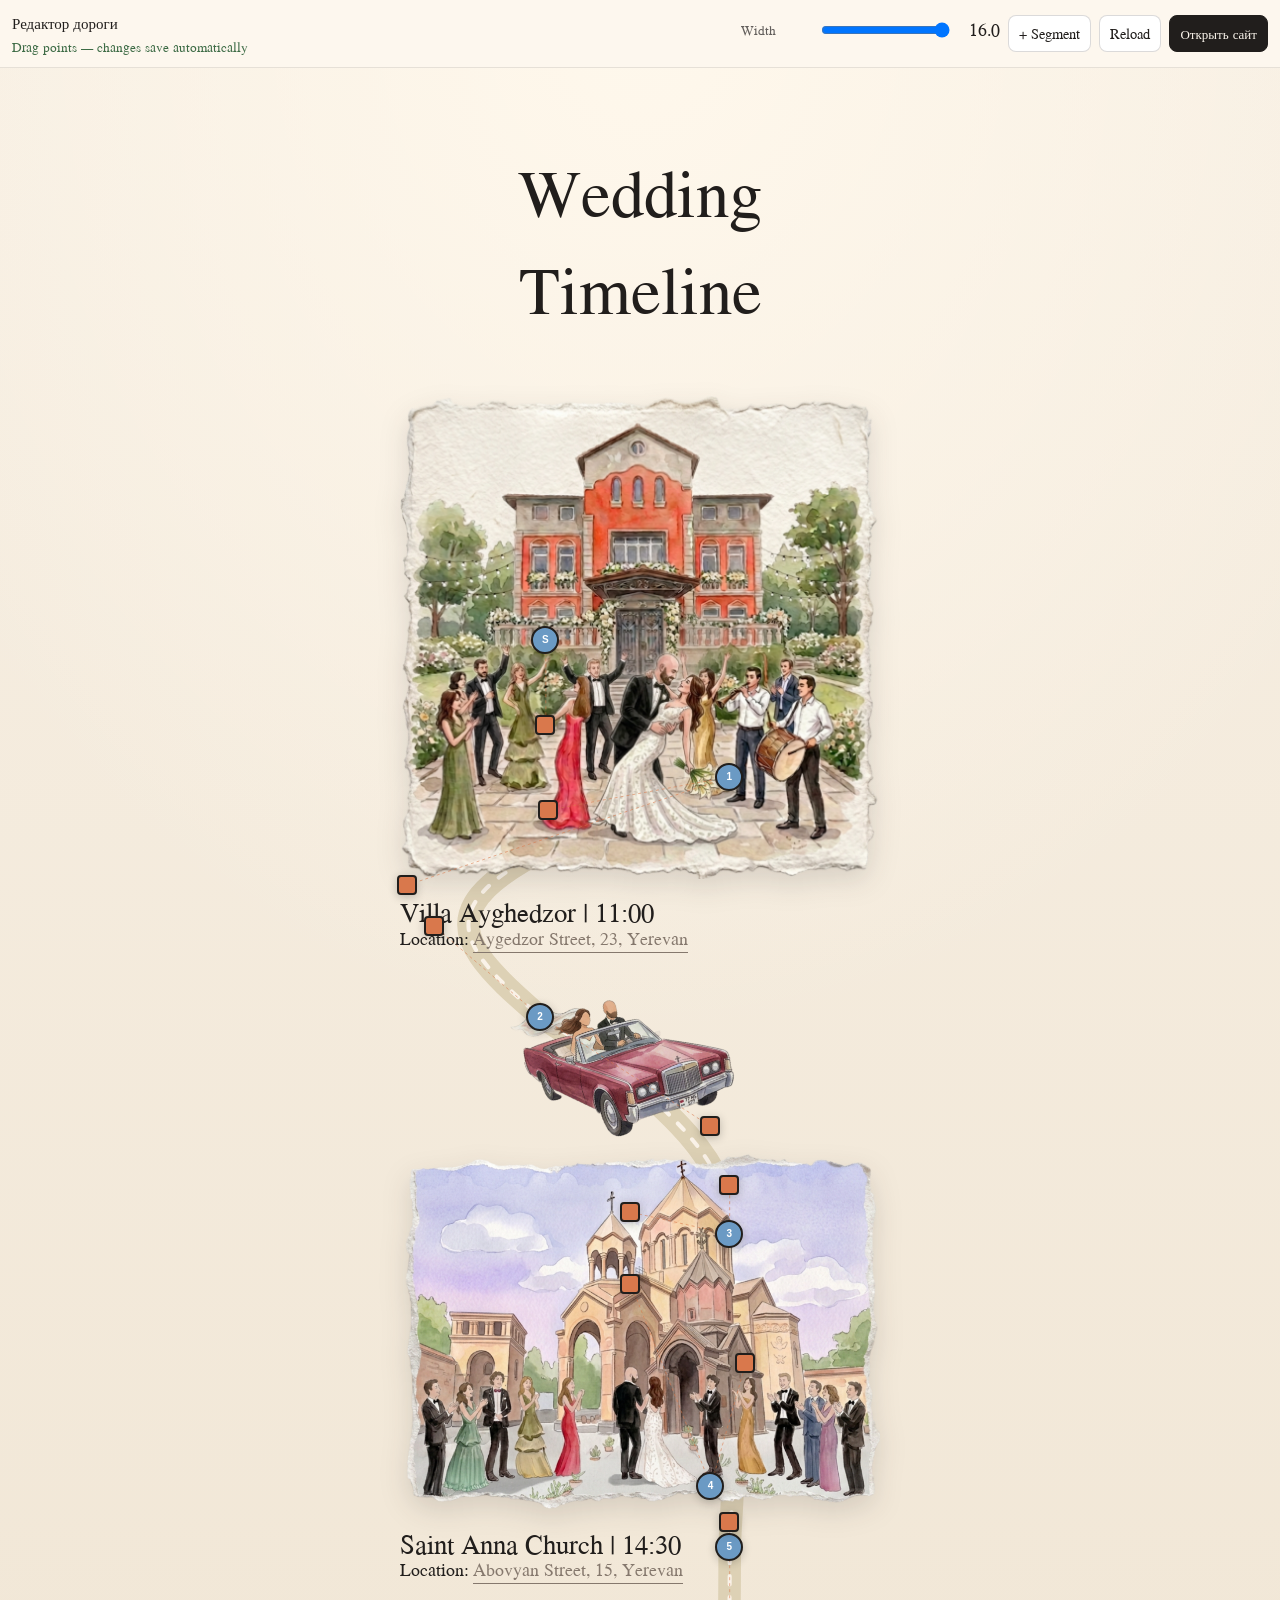
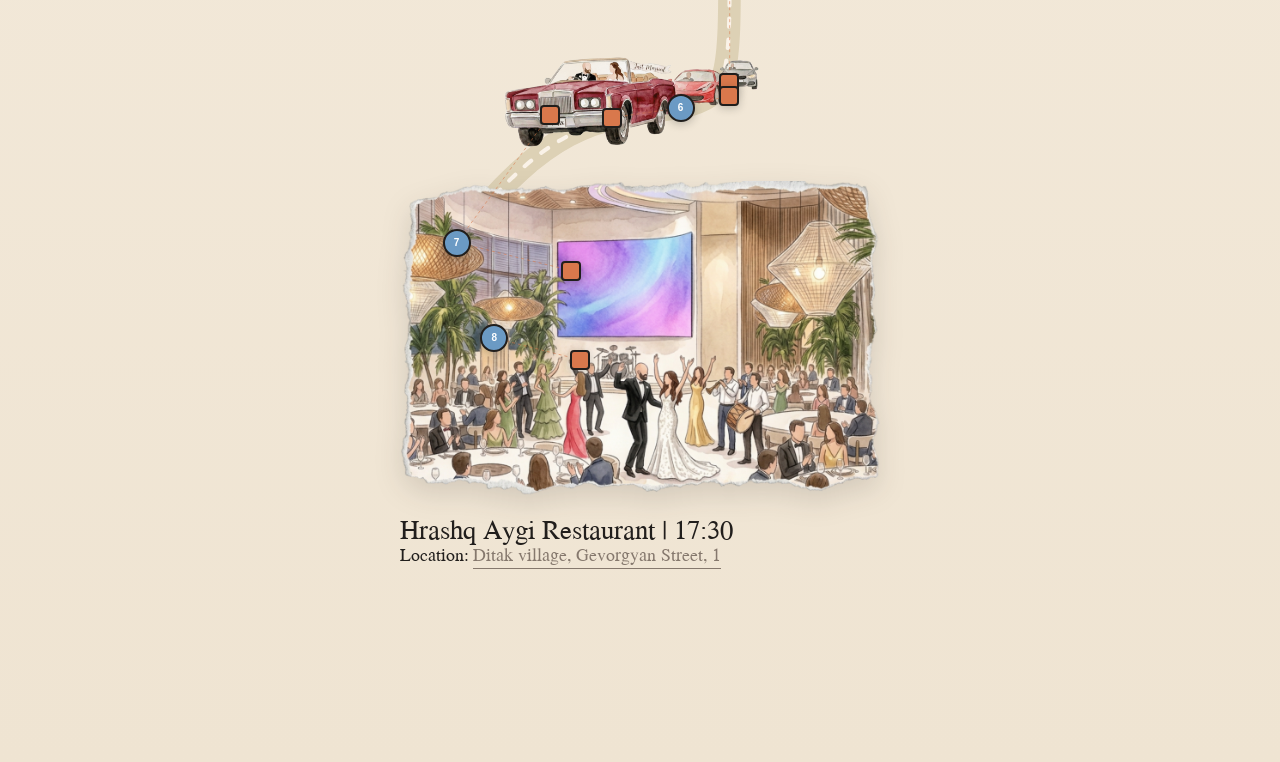
<file: road-editor.html>
<!DOCTYPE html>
<html lang="ru" class="way-edit road-editor">
  <head>
    <meta charset="UTF-8" />
    <meta
      name="viewport"
      content="width=device-width, initial-scale=1.0, viewport-fit=cover, maximum-scale=1"
    />
    <meta name="theme-color" content="#f6efe2" />
    <title>Road editor — Wedding timeline</title>
    <script>
      (function () {
        try {
          if (new URLSearchParams(location.search).has("no-villa")) {
            document.documentElement.classList.add("no-villa");
            document.title = "Road editor (no-villa)";
          }
        } catch (e) {}
      })();
    </script>
    <link rel="preconnect" href="https://fonts.googleapis.com" />
    <link rel="preconnect" href="https://fonts.gstatic.com" crossorigin />
    <link
      href="https://fonts.googleapis.com/css2?family=Birthstone+Bounce:wght@400;500&family=Jomolhari&family=Ponomar&display=swap"
      rel="stylesheet"
    />
    <link rel="stylesheet" href="styles.css?v=20260808m" />
  </head>
  <body class="road-editor-body">
    <header class="road-editor-bar">
      <div class="road-editor-bar__copy">
        <strong data-road-editor-title>Редактор дороги</strong>
        <span data-road-status data-state="ok">Loading…</span>
      </div>
      <div class="road-editor-bar__tools">
        <label class="way-edit-field road-editor-width">
          <span>Width</span>
          <input data-edit="width" type="range" min="3" max="16" step="0.5" />
          <output data-edit="width-out">7.5</output>
        </label>
        <button type="button" data-edit="add">+ Segment</button>
        <button type="button" data-edit="reload">Reload</button>
        <a class="road-editor-bar__link" data-road-preview href="./">Открыть сайт</a>
      </div>
    </header>

    <main class="road-editor-main">
      <section class="way" aria-label="Wedding day itinerary">
        <h2 class="way__title">Wedding Timeline</h2>
        <div class="way__stage">
          <svg
            class="way__mobile-road way__mobile-road--full"
            viewBox="-80 0 260 1000"
            preserveAspectRatio="none"
            overflow="visible"
            xmlns="http://www.w3.org/2000/svg"
            aria-hidden="true"
          >
            <path class="way__mobile-road-bed" d="M 50 20 C 50 80, 52 140, 50 190" />
            <path class="way__mobile-road-dash" d="M 50 20 C 50 80, 52 140, 50 190" />
          </svg>

          <div class="way__decor" aria-hidden="true"></div>

          <article class="way__card way__card--villa">
            <div class="way__card-art">
              <img
                src="assets/way-villa.png"
                alt="Villa Ayghedzor"
                loading="eager"
                decoding="async"
              />
            </div>
            <div class="way__card-copy">
              <h2>Villa Ayghedzor | 11:00</h2>
              <p><span>Location:</span><a href="#">Aygedzor Street, 23, Yerevan</a></p>
            </div>
          </article>

          <div class="way__mobile-leg way__mobile-leg--church" aria-hidden="true">
            <div class="way__mobile-car way__mobile-car--solo">
              <img src="assets/way-car.png" alt="" loading="eager" decoding="async" />
            </div>
          </div>

          <article class="way__card way__card--church">
            <div class="way__card-art">
              <img
                src="assets/way-church.png"
                alt="Saint Anna Church"
                loading="eager"
                decoding="async"
              />
            </div>
            <div class="way__card-copy">
              <h2>Saint Anna Church | 14:30</h2>
              <p><span>Location:</span><a href="#">Abovyan Street, 15, Yerevan</a></p>
            </div>
          </article>

          <div class="way__mobile-leg way__mobile-leg--restaurant" aria-hidden="true">
            <div class="way__mobile-car way__mobile-car--convoy">
              <img src="assets/way-convoy.png" alt="" loading="eager" decoding="async" />
            </div>
          </div>

          <article class="way__card way__card--restaurant">
            <div class="way__card-art">
              <img
                src="assets/way-restaurant.png"
                alt="Hrashq Aygi Restaurant"
                loading="eager"
                decoding="async"
              />
            </div>
            <div class="way__card-copy">
              <h2>Hrashq Aygi Restaurant | 17:30</h2>
              <p>
                <span>Location:</span
                ><a href="#">Ditak village, Gevorgyan Street, 1</a>
              </p>
            </div>
          </article>
        </div>
      </section>
    </main>

    <script src="way-mobile.js?v=20260808p"></script>
    <script src="road-editor.js?v=20260808q"></script>
  </body>
</html>
</file>
<file: styles.css>
:root {
  --color-bg: #fdf7ee;
  --color-ink: #211e1c;
  --color-ink-strong: #000000;
  --color-rule: #5d886d;
  --color-link: #85786d;
  --font-serif: "Ponomar", "Times New Roman", serif;
  --font-script: "Birthstone Bounce", cursive;
  --font-display: "Jomolhari", "Times New Roman", serif;
  --font-annabelle: "Annabelle Cyr", "Birthstone Bounce", cursive;
  --page-max: 1440px;
  /* Locked on phones so Safari chrome show/hide does not resize sections. */
  --app-height: 100svh;
}

@font-face {
  font-family: "Annabelle Cyr";
  src: url("assets/fonts/AnnabelleCyr.ttf") format("truetype");
  font-weight: 400;
  font-style: normal;
  font-display: swap;
}

@font-face {
  font-family: "Mshtakan";
  src: url("assets/fonts/Mshtakan.ttf") format("truetype");
  font-weight: 400;
  font-style: normal;
  font-display: swap;
}

@font-face {
  font-family: "Mshtakan";
  src: url("assets/fonts/MshtakanOblique.ttf") format("truetype");
  font-weight: 400;
  font-style: italic;
  font-display: swap;
}

@font-face {
  font-family: "Mshtakan";
  src: url("assets/fonts/MshtakanBold.ttf") format("truetype");
  font-weight: 700;
  font-style: normal;
  font-display: swap;
}

@font-face {
  font-family: "Mshtakan";
  src: url("assets/fonts/MshtakanBoldOblique.ttf") format("truetype");
  font-weight: 700;
  font-style: italic;
  font-display: swap;
}

*,
*::before,
*::after {
  box-sizing: border-box;
  margin: 0;
  padding: 0;
}

html {
  -webkit-font-smoothing: antialiased;
  -moz-osx-font-smoothing: grayscale;
  -webkit-text-size-adjust: 100%;
  text-size-adjust: 100%;
}

/*
 * Safari 26+ ignores theme-color. It tints the bottom toolbar from:
 *   1) a fixed/sticky edge strip (≥3px tall, ≥80% wide, within ~3px of bottom)
 *   2) else body background → that's why you saw solid #fdf7ee
 *
 * For a translucent bar: keep this strip WITHOUT background-color
 * (do not set transparent — Safari then falls back to body and paints the fill).
 */
.safari-transparent-nav {
  position: fixed;
  bottom: 0;
  left: 0;
  width: 100%;
  height: 3px;
  z-index: 9999;
  pointer-events: none;
}

html,
body {
  background: var(--color-bg);
}

body {
  font-family: var(--font-display);
  color: var(--color-ink);
  overflow-x: clip;
  overscroll-behavior-y: none;
}

/* Native document scroll on phones — avoids jank from JS translate scroll. */
html.is-native-scroll,
html.is-native-scroll body {
  height: auto;
  min-height: 100%;
  overflow-x: clip;
  overflow-y: auto;
  overscroll-behavior-y: auto;
}

html.is-native-scroll .scroll-root {
  display: none;
  height: 0 !important;
}

html.is-native-scroll .page {
  position: relative;
  inset: auto;
  width: 100%;
  height: auto;
  min-height: 100%;
  overflow: visible;
}

html.is-native-scroll .page__content {
  transform: none !important;
  will-change: auto;
}

html.is-native-scroll .page__bg {
  position: fixed;
  /* Large viewport keeps the fill stable while Safari chrome toggles */
  inset: 0;
  height: 100lvh;
  min-height: 100%;
}

/* Apply before JS runs so phones never start in fixed-scroll mode. */
@media (max-width: 900px), (hover: none) and (pointer: coarse) {
  html,
  body {
    height: auto;
    min-height: 100%;
    /* Avoid overflow-x:hidden — it clips drop-shadows, rotates, and text in Safari/Chrome. */
    overflow-x: clip;
    overflow-y: auto;
    overscroll-behavior-y: auto;
  }

  .scroll-root {
    display: none;
    height: 0 !important;
  }

  .page {
    position: relative;
    inset: auto;
    width: 100%;
    max-width: 100%;
    height: auto;
    min-height: 100%;
    overflow: visible;
  }

  .page__content {
    transform: none !important;
    will-change: auto;
    max-width: 100%;
    overflow: visible;
  }

  .page__bg {
    position: fixed;
    inset: 0;
    height: 100lvh;
    min-height: 100%;
  }
}

.scroll-root {
  position: relative;
  width: 100%;
  pointer-events: none;
}

.page {
  position: fixed;
  inset: 0;
  z-index: 1;
  overflow: hidden;
  width: 100%;
  height: 100%;
}

.page__bg {
  position: absolute;
  inset: 0;
  z-index: 0;
  pointer-events: none;
  overflow: hidden;
}

.page__bg-color {
  position: absolute;
  inset: 0;
  background: var(--color-bg);
}

.page__bg-pattern {
  position: absolute;
  inset: 0;
  opacity: 0.25;
  background-color: transparent;
  background-image: url("assets/bg-floral.png");
  background-position: center top;
  background-size: 100% auto;
  background-repeat: repeat-y;
}

.page__content {
  position: relative;
  z-index: 1;
  width: 100%;
  --scroll-y: 0px;
  transform: translate3d(0, var(--scroll-y), 0);
  will-change: transform;
}

.page__content > .hero,
.page__content > .invite,
.page__content > .way,
.page__content > .styling,
.page__content > .countdown {
  position: relative;
  z-index: 1;
  background: transparent;
  overflow: visible;
}

[data-scroll-item] {
  --parallax-y: 0px;
  transform: translate3d(0, var(--parallax-y), 0);
  will-change: transform;
}

/* Prevent parent parallax var from shifting nested reveals/layout */
[data-scroll-item] * {
  --parallax-y: 0px;
}

/* Sequential reveal — local offset only (no inherited parallax) */
[data-reveal] {
  opacity: 0;
  transform: translate3d(0, 24px, 0);
  transition:
    opacity 1.1s cubic-bezier(0.22, 1, 0.36, 1),
    transform 1.1s cubic-bezier(0.22, 1, 0.36, 1);
  will-change: opacity, transform;
}

[data-reveal].is-revealed {
  opacity: 1;
  transform: translate3d(0, 0, 0);
}

/* Same element also parallax-scrolls */
[data-scroll-item][data-reveal] {
  transform: translate3d(0, calc(var(--parallax-y, 0px) + 24px), 0);
}

[data-scroll-item][data-reveal].is-revealed {
  transform: translate3d(0, var(--parallax-y, 0px), 0);
}

@media (prefers-reduced-motion: reduce) {
  [data-reveal],
  [data-scroll-item][data-reveal] {
    opacity: 1;
    transform: translate3d(0, var(--parallax-y, 0px), 0);
    transition: none;
  }
}

/* —— Hero —— */
.hero {
  position: relative;
  z-index: 1;
  display: flex;
  align-items: center;
  justify-content: center;
  width: 100%;
  max-width: var(--page-max);
  height: 100dvh;
  min-height: 100dvh;
  margin: 0 auto;
  padding: clamp(32px, 6vh, 80px) clamp(20px, 4vw, 48px);
  overflow: visible;
}

.hero__inner {
  display: flex;
  flex-direction: column;
  align-items: center;
  gap: 16px;
  width: 100%;
}

.hero__headline {
  display: flex;
  flex-direction: column;
  align-items: center;
  width: max-content;
  max-width: min(100%, 92vw);
  text-align: center;
}

.blur-text {
  display: block;
  white-space: nowrap;
}

.blur-text.blur-text--wrap {
  white-space: normal;
}

.blur-segment {
  display: inline-block;
  white-space: nowrap;
  will-change: transform, filter, opacity;
}

.hero__eyebrow {
  position: relative;
  z-index: 1;
  width: max-content;
  max-width: 100%;
  margin-bottom: -0.58em;
  font-family: var(--font-serif);
  font-size: clamp(36px, 5.5vw, 64px);
  font-weight: 400;
  line-height: 0.75;
  letter-spacing: 0.01em;
  text-transform: uppercase;
  color: var(--color-ink);
}

.hero__script {
  position: relative;
  z-index: 2;
  width: max-content;
  max-width: 100%;
  padding-inline: 0.18em;
  font-family: var(--font-script);
  font-size: clamp(48px, 7vw, 81px);
  font-weight: 500;
  line-height: 1.15;
  color: var(--color-ink-strong);
  overflow: visible;
}

.hero__photo {
  display: flex;
  align-items: center;
  justify-content: center;
  width: min(100%, 356px);
  overflow: visible;
  /* Transform-only entrance so the polaroid shadow is visible from the first frame */
  animation: hero-fade-up 1s cubic-bezier(0.22, 1, 0.36, 1) 0.15s both;
}

.hero__photo-tilt {
  flex: none;
  transform: rotate(-4.57deg);
  overflow: visible;
  animation: polaroid-settle 1.2s cubic-bezier(0.22, 1, 0.36, 1) 0.35s both;
}

.polaroid {
  position: relative;
  width: clamp(200px, 48vw, 317px);
  aspect-ratio: 317 / 502;
  overflow: hidden;
  border-radius: 15px;
  transform-origin: 50% 55%;
  /* Shadow stays constant; float only moves the card */
  filter: drop-shadow(0 10px 18px rgba(0, 0, 0, 0.16));
  animation: polaroid-float 7.5s ease-in-out 1.5s infinite;
  will-change: transform;
}

.polaroid__frame {
  position: absolute;
  inset: 0;
  width: 100%;
  height: 100%;
  object-fit: fill;
  pointer-events: none;
  user-select: none;
}

.polaroid__image {
  position: absolute;
  top: 8.23%;
  left: 6.72%;
  width: 86.96%;
  height: 73.81%;
  border-radius: 15px;
  object-fit: cover;
  box-shadow: 0 0 14px rgba(0, 0, 0, 0.25);
}

.hero__names {
  width: 100%;
  font-family: var(--font-display);
  font-size: clamp(36px, 5.5vw, 68px);
  font-weight: 400;
  line-height: 1.15;
  text-align: center;
  text-transform: capitalize;
  color: var(--color-ink);
}

/* —— Invite (full viewport like Hero; art scales to fit) —— */
.invite {
  position: relative;
  z-index: 1;
  display: flex;
  flex-direction: column;
  align-items: center;
  justify-content: center;
  gap: clamp(16px, 4.5vh, 52px);
  width: 100%;
  max-width: var(--page-max);
  height: 100dvh;
  min-height: 100dvh;
  margin: 0 auto;
  padding: clamp(24px, 5vh, 64px) clamp(20px, 4vw, 120px);
  overflow: visible;
}

.invite__date-block {
  flex: 0 0 auto;
  display: flex;
  flex-direction: column;
  align-items: center;
  width: min(100%, 500px);
}

.invite__date-group {
  display: flex;
  flex-direction: column;
  align-items: center;
  gap: 4px;
  width: min(100%, 328px);
}

.invite__label {
  position: relative;
  z-index: 2;
  width: 100%;
  font-family: var(--font-display);
  font-size: clamp(20px, 2.4vw, 28px);
  font-weight: 400;
  line-height: 1.2;
  text-align: center;
  text-transform: uppercase;
  color: var(--color-ink);
}

.invite__date {
  position: relative;
  z-index: 1;
  display: flex;
  align-items: center;
  justify-content: center;
  gap: 9px;
  width: 100%;
  font-family: var(--font-display);
  font-size: clamp(36px, 5vw, 58px);
  font-weight: 400;
  line-height: 1.15;
  text-align: center;
  text-transform: uppercase;
  color: var(--color-ink);
}

.invite__date span:first-child,
.invite__date span:nth-child(3) {
  width: clamp(56px, 8vw, 80px);
}

.invite__rule {
  display: block;
  width: 1px;
  height: clamp(36px, 5vw, 54px);
  background: var(--color-rule);
}

.invite__names {
  width: 100%;
  font-family: var(--font-display);
  font-size: clamp(40px, 6vw, 68px);
  font-weight: 400;
  line-height: normal;
  text-align: center;
  text-transform: capitalize;
  color: var(--color-ink);
}

.invite__art {
  position: relative;
  z-index: 1;
  flex: 0 1 auto;
  display: flex;
  align-items: center;
  justify-content: center;
  width: auto;
  max-width: min(100%, 1200px);
  height: auto;
  max-height: min(46dvh, 542px);
  aspect-ratio: 1200 / 542;
  min-height: 0;
}

.invite__art img {
  display: block;
  width: 100%;
  height: 100%;
  max-height: min(46dvh, 542px);
  object-fit: contain;
  user-select: none;
  pointer-events: none;
}

.invite__message {
  position: relative;
  z-index: 2;
  flex: 0 0 auto;
  width: max-content;
  max-width: 100%;
  margin-top: 0;
  padding-inline: 0.2em;
  font-family: var(--font-display);
  /* Scales to keep the full sentence on one line across viewports */
  font-size: clamp(11px, 2.15vw + 0.55rem, 32px);
  font-weight: 400;
  line-height: 1.2;
  text-align: center;
  text-transform: capitalize;
  color: var(--color-ink);
  white-space: nowrap;
  overflow: visible;
}

.invite__message.blur-text {
  display: block;
  flex-wrap: nowrap;
  white-space: nowrap;
  max-width: 100%;
  text-align: center;
}

/* —— Way (Figma 27:264 — 1440×1000) —— */
.way {
  width: 100%;
  max-width: var(--page-max);
  margin: 0 auto;
  padding: 0 clamp(0px, 2vw, 24px) clamp(64px, 10vh, 120px);
}

/* Figma 0:52 — Wedding Timeline, 68px Jomolhari, top ~62 */
.way__title {
  width: 100%;
  margin: 0;
  padding: clamp(40px, 4.3vw, 62px) clamp(16px, 4vw, 40px) clamp(24px, 3vw, 48px);
  color: var(--color-ink);
  font-family: var(--font-display);
  font-size: clamp(36px, 4.7vw, 68px);
  font-weight: 400;
  line-height: normal;
  text-align: center;
  text-transform: capitalize;
}

.way__title.blur-text {
  justify-content: center;
}

.way__stage {
  position: relative;
  width: 100%;
  aspect-ratio: 1440 / 1000;
  min-height: 560px;
}

.way__decor {
  position: absolute;
  inset: 0;
  z-index: 1;
  pointer-events: none;
}

/* Vector 1 — left 269.5 top 207.34 w 1046.48 h 604.70 */
.way__path {
  position: absolute;
  left: 18.715%;
  top: 20.734%;
  width: 72.672%;
  height: 60.47%;
  z-index: 1;
}

.way__path img {
  position: absolute;
  top: -3.74%;
  right: -2.29%;
  bottom: -4.04%;
  left: 0;
  display: block;
  width: 100%;
  height: 100%;
  max-width: none;
  object-fit: fill;
}

.way__car {
  position: absolute;
  pointer-events: none;
}

.way__car img {
  display: block;
  width: 100%;
  height: 100%;
  object-fit: contain;
  user-select: none;
  pointer-events: none;
}

/* Solo car sits on the Villa → Church stroke */
.way__car--solo {
  left: 37%;
  top: 25.5%;
  width: 12.98%;
  height: 16.97%;
  display: flex;
  align-items: center;
  justify-content: center;
  z-index: 2;
}

.way__car--solo img {
  width: 100%;
  height: auto;
  transform: rotate(-27.27deg);
  /* Shadow on the PNG itself — avoids square box shadows on Safari */
  filter: drop-shadow(0 8px 10px rgba(33, 30, 28, 0.22));
  transform-origin: center center;
  animation: way-car-drift-desktop 5.5s ease-in-out infinite;
}

/* Convoy sits on the Church → Restaurant curve */
.way__car--convoy {
  left: 60%;
  top: 59.2%;
  width: 26.042%;
  height: 19%;
  z-index: 2;
  transform-origin: center center;
  animation: way-car-drift-alt-desktop 6.5s ease-in-out infinite;
}

.way__car--convoy img {
  filter: drop-shadow(0 8px 10px rgba(33, 30, 28, 0.22));
}

/* Mobile-only continuous road — hidden on desktop */
.way__mobile-road--full {
  display: none;
}

/* Mobile-only route connectors (drawn path + cars between stops) */
.way__mobile-leg {
  display: none;
}

.way__card {
  position: absolute;
  z-index: 3;
  display: flex;
  flex-direction: column;
  align-items: flex-start;
  background: transparent;
}

.way__card-art {
  position: relative;
  width: 100%;
  flex-shrink: 0;
  overflow: visible;
}

.way__card-art img {
  display: block;
  width: 100%;
  height: 100%;
  object-fit: cover;
  user-select: none;
  pointer-events: none;
  /* Soft PNG-aware shadow (not a box around the element) */
  filter: drop-shadow(0 10px 14px rgba(33, 30, 28, 0.14));
}

.way__card-copy {
  font-family: var(--font-display);
  text-transform: capitalize;
  color: var(--color-ink);
  overflow-wrap: anywhere;
  word-wrap: break-word;
}

.way__card-copy h2 {
  margin: 0;
  font-size: clamp(16px, 1.9vw, 28px);
  font-weight: 400;
  line-height: 1.25;
  max-width: 100%;
}

.way__card-copy p {
  margin: 0;
  font-size: clamp(12px, 1.25vw, 18px);
  line-height: 1.35;
  color: var(--color-ink);
  max-width: 100%;
}

.way__card-copy .blur-text {
  justify-content: flex-start;
  max-width: 100%;
}

.way__card-copy a {
  color: var(--color-link);
  text-decoration: none;
  border-bottom: 1px solid currentColor;
  margin-left: 4px;
  transition: color 0.25s ease, border-bottom-color 0.25s ease;
}

.way__card-copy a:hover {
  color: var(--color-ink);
}

.way__card-copy a.is-link-hint {
  animation: way-link-hint 1.55s ease-in-out 0.12s 1;
}

@keyframes way-link-hint {
  0%,
  100% {
    color: var(--color-link);
    border-bottom-color: var(--color-link);
    opacity: 1;
    filter: brightness(1);
  }
  18% {
    color: var(--color-ink);
    border-bottom-color: var(--color-ink);
    opacity: 1;
    filter: brightness(1.12);
  }
  36% {
    color: var(--color-link);
    border-bottom-color: var(--color-link);
    opacity: 0.72;
    filter: brightness(1);
  }
  54% {
    color: var(--color-ink);
    border-bottom-color: var(--color-ink);
    opacity: 1;
    filter: brightness(1.1);
  }
  72% {
    color: var(--color-link);
    border-bottom-color: var(--color-link);
    opacity: 0.8;
    filter: brightness(1);
  }
}

/* Frame 11 — left 149 top 48 w 323 */
.way__card--villa {
  left: 10.347%;
  top: 4.8%;
  width: 22.431%;
  gap: 4px;
}

.way__card--villa .way__card-art {
  height: 0;
  padding-bottom: 101.24%; /* 327 / 323 */
}

.way__card--villa .way__card-art img {
  position: absolute;
  inset: 0;
}

.way__card--villa .way__card-copy {
  width: 100%;
  padding-left: 0;
}

/* Frame 10 — left 815 top 198 w 408 */
.way__card--church {
  left: 56.597%;
  top: 19.8%;
  width: 28.333%;
  gap: 0;
}

.way__card--church .way__card-art {
  aspect-ratio: 408 / 307;
}

.way__card--church .way__card-copy {
  width: 87.5%; /* 357 / 408 */
  padding-left: 0;
}

/* Frame 12 — left 139 top 527 w 562 */
.way__card--restaurant {
  left: 9.653%;
  top: 52.7%;
  width: 39.028%;
  gap: 5px;
}

.way__card--restaurant .way__card-art {
  aspect-ratio: 559 / 367;
}

.way__card--restaurant .way__card-copy {
  width: 100%;
  padding-left: 0;
}

/* Desktop: widen cards + keep titles/locations on one line */
@media (min-width: 861px) {
  .way__card-copy {
    overflow-wrap: normal;
    word-wrap: normal;
  }

  .way__card-copy h2,
  .way__card-copy p {
    max-width: none;
    white-space: nowrap;
  }

  .way__card-copy .blur-text,
  .way__card-copy .blur-text.blur-text--wrap {
    flex-wrap: nowrap;
    white-space: nowrap;
    max-width: none;
    width: max-content;
  }

  .way__card--villa {
    width: 30.5%;
  }

  .way__card--villa .way__card-art {
    width: 73.55%; /* keep art ~323px on 1440 stage */
    height: 0;
    padding-bottom: 74.45%; /* 327/323 * 73.55% of card */
  }

  .way__card--villa .way__card-copy {
    width: max-content;
    min-width: 100%;
  }

  .way__card--church {
    width: 34%;
  }

  .way__card--church .way__card-art {
    width: 83.3%; /* ~408/490 */
  }

  .way__card--church .way__card-copy {
    width: max-content;
    min-width: 100%;
    padding-left: 0;
  }

  .way__card--restaurant {
    width: 46%;
  }

  .way__card--restaurant .way__card-art {
    width: 84.8%; /* ~559/660 */
  }

  .way__card--restaurant .way__card-copy {
    width: max-content;
    min-width: 100%;
  }
}

@media (max-width: 860px) {
  .way {
    padding: clamp(32px, 6vh, 64px) clamp(16px, 4vw, 24px) clamp(48px, 8vh, 80px);
  }

  .way__title {
    padding: 8px max(16px, env(safe-area-inset-left)) 28px
      max(16px, env(safe-area-inset-right));
    font-size: clamp(28px, 8vw, 40px);
  }

  .way__title.blur-text {
    flex-wrap: wrap;
    white-space: normal;
  }

  .way__stage {
    display: flex;
    flex-direction: column;
    align-items: stretch;
    gap: 0;
    aspect-ratio: auto;
    min-height: 0;
    position: relative;
    overflow: visible;
  }

  .way__decor {
    display: none;
  }

  /* Single continuous road behind cards & cars */
  .way__mobile-road--full {
    display: block;
    position: absolute;
    /* Full stage width + side bleed so wide bends are not clipped */
    left: -8%;
    right: -8%;
    top: 2%;
    bottom: 10%;
    z-index: 0;
    width: auto;
    height: auto;
    pointer-events: none;
    overflow: visible;
    -webkit-mask-image: none;
    mask-image: none;
  }

  .way__mobile-road-bed {
    fill: none;
    stroke: #ddd1b5;
    stroke-width: 7.5;
    stroke-linecap: round;
    stroke-linejoin: round;
  }

  .way__mobile-road-dash {
    fill: none;
    stroke: rgba(253, 247, 238, 0.9);
    stroke-width: 1.4;
    stroke-linecap: round;
    stroke-linejoin: round;
    stroke-dasharray: 6 9;
  }

  .way__card {
    position: relative;
    left: auto;
    top: auto;
    /* Above path legs so labels cover the stroke; art PNGs stay see-through at edges */
    z-index: 4;
    width: min(100%, 520px);
    max-width: 100%;
    margin: 0 auto;
    gap: 8px;
    overflow: visible;
  }

  .way__card--villa .way__card-art {
    height: auto;
    padding-bottom: 0;
    width: 100%;
    aspect-ratio: 323 / 327;
  }

  .way__card--villa .way__card-art img {
    position: static;
  }

  .way__card--church .way__card-art,
  .way__card--restaurant .way__card-art {
    height: auto;
    width: 100%;
    aspect-ratio: auto;
  }

  .way__card-art {
    position: relative;
    z-index: 4;
    overflow: visible;
    background: transparent;
    margin-bottom: 4px;
  }

  .way__card-art img {
    width: 100%;
    height: auto;
    object-fit: contain;
    object-position: center top;
    background: transparent;
    /* Large blur radius makes a square plate on Safari — keep tight & soft */
    filter: drop-shadow(0 6px 5px rgba(33, 30, 28, 0.16));
    -webkit-filter: drop-shadow(0 6px 5px rgba(33, 30, 28, 0.16));
  }

  .way__card-copy,
  .way__card--church .way__card-copy,
  .way__card--restaurant .way__card-copy,
  .way__card--villa .way__card-copy {
    position: relative;
    z-index: 5;
    width: 100%;
    max-width: 100%;
    padding: 10px 0 18px;
    background: transparent;
    overflow: visible;
    overflow-wrap: break-word;
    word-wrap: break-word;
  }

  .way__card-copy h2,
  .way__card-copy p {
    max-width: 100%;
    white-space: normal;
  }

  .way__card-copy .blur-text,
  .way__card-copy .blur-text.blur-text--wrap {
    display: block;
    white-space: normal;
    width: 100%;
    max-width: 100%;
  }

  .way__card-copy h2 {
    font-size: 20px;
    margin-bottom: 6px;
    line-height: 1.22;
  }

  .way__card-copy p {
    font-size: 14px;
    line-height: 1.45;
  }

  /* Keep cards from drifting over the measured path on phones */
  .way__card[data-scroll-item] {
    transform: none !important;
  }

  .way__stage--mobile-paths {
    position: relative;
  }

  .way__mobile-leg {
    position: relative;
    display: flex;
    align-items: center;
    justify-content: center;
    width: min(100%, 520px);
    /* Fixed spacer between cards — cars stay centered here forever */
    height: clamp(120px, 34vw, 160px);
    margin: 8px auto 14px;
    z-index: 2;
    pointer-events: none;
    overflow: visible;
    isolation: isolate;
  }

  /* Legacy per-leg roads removed — one full road on the stage */
  .way__mobile-leg .way__mobile-road,
  .way__stage--mobile-paths .way__mobile-line-wrap,
  .way__mobile-line-wrap,
  .way__mobile-line {
    display: none !important;
  }

  .way__mobile-car {
    position: relative;
    left: auto;
    top: auto;
    z-index: 10;
    flex: 0 0 auto;
    pointer-events: none;
    filter: none;
    background: transparent;
  }

  .way__mobile-car img {
    display: block;
    width: 100%;
    height: auto;
    object-fit: contain;
    user-select: none;
    pointer-events: none;
    background: transparent;
  }

  /* Centered on the track; origin near the wheels so the car sits on the road */
  .way__mobile-car--solo {
    width: clamp(94px, 28.8vw, 200px);
    transform-origin: 50% 82%;
    transform: rotate(-19deg);
  }

  .way__mobile-car--convoy {
    width: clamp(150px, 48vw, 280px);
    transform-origin: 50% 78%;
    transform: rotate(-2.5deg);
  }

  .way__mobile-leg--church .way__mobile-car--solo {
    animation: way-car-drift-center 5.5s ease-in-out infinite;
  }

  .way__mobile-leg--restaurant .way__mobile-car--convoy {
    animation: way-car-drift-center-alt 6.5s ease-in-out infinite;
  }
}

@keyframes way-car-drift-desktop {
  0%,
  100% {
    transform: rotate(-27.27deg) translate3d(0, 0, 0);
  }
  50% {
    transform: rotate(-23deg) translate3d(6px, -4px, 0);
  }
}

@keyframes way-car-drift-alt-desktop {
  0%,
  100% {
    transform: rotate(0deg) translate3d(0, 0, 0);
  }
  50% {
    transform: rotate(4deg) translate3d(-5px, -3px, 0);
  }
}

@keyframes way-car-drift {
  0%,
  100% {
    transform: translate(-50%, -92%) rotate(-27.27deg);
  }
  50% {
    transform: translate(calc(-50% + 5px), calc(-92% - 4px)) rotate(-25deg);
  }
}

@keyframes way-car-drift-alt {
  0%,
  100% {
    transform: translate(-50%, -87%) rotate(6deg);
  }
  50% {
    transform: translate(calc(-50% - 5px), calc(-87% - 3px)) rotate(8deg);
  }
}

/* Mobile: stay flex-centered on the track; soft float around that point */
@keyframes way-car-drift-center {
  0%,
  100% {
    transform: translate3d(0, 0, 0) rotate(-19deg);
  }
  50% {
    transform: translate3d(10px, -5px, 0) rotate(-16deg);
  }
}

@keyframes way-car-drift-center-alt {
  0%,
  100% {
    transform: translate3d(0, 0, 0) rotate(-2.5deg);
  }
  50% {
    transform: translate3d(-10px, -5px, 0) rotate(1deg);
  }
}

@media (prefers-reduced-motion: reduce) {
  .way__car--solo img,
  .way__car--convoy,
  .way__mobile-leg--church .way__mobile-car--solo,
  .way__mobile-leg--restaurant .way__mobile-car--convoy {
    animation: none;
  }
}

@media (max-width: 860px) and (prefers-reduced-motion: reduce) {
  .way__mobile-leg--church .way__mobile-car--solo,
  .way__mobile-leg--restaurant .way__mobile-car--convoy {
    animation: none;
  }
}

/* —— Standalone road editor page —— */
html.road-editor,
html.road-editor body {
  margin: 0;
  min-height: 100%;
  background:
    radial-gradient(120% 80% at 50% 0%, #fff8ec 0%, transparent 55%),
    linear-gradient(180deg, #f7efe3 0%, #efe4d2 100%);
  overscroll-behavior: none;
}

.road-editor-body {
  padding: 0 0 48px;
  touch-action: pan-y;
}

.road-editor-bar {
  position: sticky;
  top: 0;
  z-index: 40;
  display: flex;
  flex-wrap: wrap;
  gap: 10px 14px;
  align-items: center;
  justify-content: space-between;
  padding: 10px 12px calc(10px + env(safe-area-inset-top, 0px));
  padding-top: calc(10px + env(safe-area-inset-top, 0px));
  background: rgba(253, 247, 238, 0.94);
  border-bottom: 1px solid rgba(33, 30, 28, 0.1);
  backdrop-filter: blur(10px);
  -webkit-backdrop-filter: blur(10px);
  font-family: var(--font-display, "Jomolhari", serif);
  color: #211e1c;
}

.road-editor-bar__copy {
  display: grid;
  gap: 2px;
  min-width: 0;
}

.road-editor-bar__copy strong {
  font-size: 15px;
  font-weight: 400;
}

.road-editor-bar__copy [data-road-status] {
  font-size: 12px;
  color: #5c554c;
}

.road-editor-bar__copy [data-road-status][data-state="busy"] {
  color: #8a6a2a;
}

.road-editor-bar__copy [data-road-status][data-state="error"] {
  color: #9b2f2f;
}

.road-editor-bar__copy [data-road-status][data-state="ok"] {
  color: #3d6b45;
}

.road-editor-bar__tools {
  display: flex;
  flex-wrap: wrap;
  gap: 8px;
  align-items: center;
}

.road-editor-bar__tools button,
.road-editor-bar__link {
  border: 1px solid rgba(33, 30, 28, 0.16);
  border-radius: 8px;
  background: #fff;
  color: inherit;
  padding: 7px 10px;
  cursor: pointer;
  font: inherit;
  font-size: 13px;
  text-decoration: none;
}

.road-editor-bar__link {
  background: #211e1c;
  color: #fdf7ee;
  border-color: #211e1c;
}

.road-editor-width {
  margin: 0;
  min-width: 140px;
}

.road-editor-main {
  max-width: 560px;
  margin: 0 auto;
  padding: 8px 16px 40px;
}

html.road-editor .way {
  padding-top: 12px;
}

html.road-editor .way__title {
  margin-bottom: 18px;
}

html.road-editor .way-edit-handle {
  width: 28px;
  height: 28px;
  touch-action: none;
}

html.road-editor .way-edit-handle--line {
  width: 20px;
  height: 20px;
}

/* Force mobile road layout on editor at any desktop width */
html.road-editor .way__mobile-road--full {
  display: block;
  position: absolute;
  left: -8%;
  right: -8%;
  z-index: 0;
  width: auto;
  pointer-events: none;
  overflow: visible;
  -webkit-mask-image: none;
  mask-image: none;
}

html.road-editor .way__mobile-road-bed {
  fill: none;
  stroke: #ddd1b5;
  stroke-width: 7.5;
  stroke-linecap: round;
  stroke-linejoin: round;
}

html.road-editor .way__mobile-road-dash {
  fill: none;
  stroke: rgba(253, 247, 238, 0.9);
  stroke-width: 1.4;
  stroke-linecap: round;
  stroke-linejoin: round;
  stroke-dasharray: 6 9;
}

html.road-editor .way__mobile-leg {
  position: relative;
  display: flex;
  align-items: center;
  justify-content: center;
  width: min(100%, 520px);
  height: clamp(120px, 34vw, 160px);
  margin: 8px auto 14px;
  z-index: 2;
  pointer-events: none;
  overflow: visible;
}

html.road-editor .way__mobile-car {
  position: relative;
  z-index: 10;
  pointer-events: none;
}

html.road-editor .way__mobile-car img {
  display: block;
  width: 100%;
  height: auto;
}

html.road-editor .way__mobile-car--solo {
  width: clamp(94px, 28.8vw, 200px);
  transform-origin: 50% 82%;
  transform: rotate(-19deg);
  animation: way-car-drift-center 5.5s ease-in-out infinite;
}

html.road-editor .way__mobile-car--convoy {
  width: clamp(150px, 48vw, 280px);
  transform-origin: 50% 78%;
  transform: rotate(-2.5deg);
  animation: way-car-drift-center-alt 6.5s ease-in-out infinite;
}

/* —— Way line editor (?wayedit=1) —— */
html.way-edit .way__stage {
  display: flex;
  flex-direction: column;
  align-items: stretch;
  gap: 0;
  aspect-ratio: auto;
  min-height: 0;
}

html.way-edit .way__decor {
  display: none;
}

html.way-edit .way__card {
  position: relative;
  left: auto;
  top: auto;
  z-index: 1;
  width: min(100%, 520px);
  max-width: 100%;
  margin: 0 auto;
  gap: 8px;
  overflow: visible;
  transform: none !important;
  /* Let handles above/below the art receive drags */
  pointer-events: none;
}

html.way-edit .way__card a {
  pointer-events: auto;
}

html.way-edit .way__card--villa .way__card-art {
  height: auto;
  padding-bottom: 0;
  width: 100%;
  aspect-ratio: 323 / 327;
}

html.way-edit .way__card--villa .way__card-art img {
  position: static;
}

html.way-edit .way__card--church .way__card-art,
html.way-edit .way__card--restaurant .way__card-art {
  height: auto;
  width: 100%;
  aspect-ratio: auto;
}

html.way-edit .way__card-art img {
  width: 100%;
  height: auto;
  object-fit: contain;
}

html.way-edit .way__card-copy,
html.way-edit .way__card--church .way__card-copy,
html.way-edit .way__card--restaurant .way__card-copy,
html.way-edit .way__card--villa .way__card-copy {
  position: relative;
  z-index: 5;
  width: 100%;
  max-width: 100%;
  padding: 10px 0 18px;
}

html.way-edit .way__mobile-leg {
  position: relative;
  display: flex;
  align-items: center;
  justify-content: center;
  width: min(100%, 520px);
  height: clamp(120px, 34vw, 160px);
  margin: 8px auto 14px;
  z-index: 20;
  pointer-events: none;
  overflow: visible;
  isolation: isolate;
}

html.way-edit .way__stage--mobile-paths .way__mobile-line-wrap {
  z-index: 2;
  pointer-events: none;
}

.way-edit-overlay--road {
  position: absolute;
  z-index: 50;
  pointer-events: none;
  overflow: visible;
}

.way-edit-overlay--road .way-edit-handles {
  position: absolute;
  inset: 0;
  pointer-events: none;
}

.way-edit-guides {
  position: absolute;
  inset: 0;
  width: 100%;
  height: 100%;
  overflow: visible;
  pointer-events: none;
}

.way-edit-guides line {
  stroke: rgba(217, 120, 76, 0.55);
  stroke-width: 1;
  stroke-dasharray: 3 3;
  vector-effect: non-scaling-stroke;
}

html.way-edit .way__mobile-road--full {
  display: block !important;
  z-index: 1;
  pointer-events: none;
  -webkit-mask-image: none;
  mask-image: none;
}

html.way-edit .way__mobile-leg {
  z-index: 3;
}

.way-edit-panel {
  position: fixed;
  z-index: 10000;
  top: max(12px, env(safe-area-inset-top));
  right: max(12px, env(safe-area-inset-right));
  width: min(320px, calc(100vw - 24px));
  max-height: calc(100dvh - 24px);
  overflow: auto;
  padding: 14px 14px 16px;
  border: 1px solid rgba(33, 30, 28, 0.14);
  border-radius: 14px;
  background: rgba(253, 247, 238, 0.96);
  box-shadow: 0 16px 40px rgba(33, 30, 28, 0.18);
  color: #211e1c;
  font-family: ui-sans-serif, system-ui, sans-serif;
  font-size: 13px;
  line-height: 1.35;
}

.way-edit-panel__head {
  display: flex;
  align-items: center;
  justify-content: space-between;
  gap: 8px;
  margin-bottom: 8px;
}

.way-edit-panel__head strong {
  font-size: 14px;
}

.way-edit-panel__close {
  width: 28px;
  height: 28px;
  border: 0;
  border-radius: 8px;
  background: rgba(33, 30, 28, 0.08);
  color: inherit;
  font-size: 18px;
  line-height: 1;
  cursor: pointer;
}

.way-edit-panel__hint {
  margin: 0 0 12px;
  color: rgba(33, 30, 28, 0.72);
}

.way-edit-panel__hint code {
  font-size: 11px;
}

.way-edit-swatch {
  display: inline-block;
  width: 10px;
  height: 10px;
  border-radius: 50%;
  vertical-align: middle;
  border: 1.5px solid #211e1c;
}

.way-edit-swatch--point {
  background: #6b9ac4;
}

.way-edit-swatch--line {
  background: #d9784c;
}

.way-edit-swatch--car {
  background: #c4a35a;
}

.way-edit-field {
  display: grid;
  grid-template-columns: 72px 1fr auto;
  gap: 6px 8px;
  align-items: center;
  margin-bottom: 8px;
}

.way-edit-field span:first-child {
  font-size: 12px;
  color: rgba(33, 30, 28, 0.7);
}

.way-edit-field input[type="range"],
.way-edit-field input[type="number"],
.way-edit-field select {
  width: 100%;
  min-width: 0;
}

.way-edit-field output {
  min-width: 42px;
  text-align: right;
  font-variant-numeric: tabular-nums;
}

.way-edit-field--check {
  grid-template-columns: auto 1fr;
  margin: 4px 0 10px;
}

.way-edit-actions {
  display: flex;
  flex-wrap: wrap;
  gap: 6px;
  margin-bottom: 10px;
}

.way-edit-actions button,
.way-edit-field button {
  border: 1px solid rgba(33, 30, 28, 0.16);
  border-radius: 8px;
  background: #fff;
  color: inherit;
  padding: 6px 10px;
  cursor: pointer;
  font: inherit;
}

.way-edit-actions__primary {
  background: #211e1c !important;
  color: #fdf7ee !important;
  border-color: #211e1c !important;
}

.way-edit-code {
  width: 100%;
  box-sizing: border-box;
  resize: vertical;
  border: 1px solid rgba(33, 30, 28, 0.16);
  border-radius: 8px;
  padding: 8px;
  font: 11px/1.4 ui-monospace, SFMono-Regular, Menlo, monospace;
  background: rgba(255, 255, 255, 0.8);
  color: inherit;
}

.way-edit-status {
  margin: 8px 0 0;
  color: #3d6b4f;
  font-size: 12px;
}

.way-edit-overlay {
  position: absolute;
  z-index: 20;
  pointer-events: none;
}

.way-edit-handle {
  position: absolute;
  width: 26px;
  height: 26px;
  margin: 0;
  padding: 0;
  border: 2px solid #211e1c;
  border-radius: 50%;
  transform: translate(-50%, -50%);
  pointer-events: auto;
  cursor: grab;
  box-shadow: 0 2px 8px rgba(33, 30, 28, 0.25);
  touch-action: none;
  -webkit-user-select: none;
  user-select: none;
}

.way-edit-handle--point {
  background: #6b9ac4;
  z-index: 1;
  font-size: 10px;
  font-weight: 700;
  color: #fff;
  line-height: 1;
}

.way-edit-handle--point span {
  pointer-events: none;
}

.way-edit-handle--line {
  width: 22px;
  height: 22px;
  background: #d9784c;
  border-radius: 4px;
  z-index: 2;
}

.way-edit-handle--car {
  width: 24px;
  height: 24px;
  background: #c4a35a;
  z-index: 3;
}

.way-edit-handle.is-dragging,
.way-edit-handle:active {
  cursor: grabbing;
  transform: translate(-50%, -50%) scale(1.15);
}

@media (max-width: 860px) {
  .way-edit-panel {
    top: auto;
    bottom: max(12px, env(safe-area-inset-bottom));
    right: max(10px, env(safe-area-inset-right));
    left: max(10px, env(safe-area-inset-left));
    width: auto;
    max-height: 42dvh;
  }
}

@keyframes hero-fade-up {
  from {
    transform: translate3d(0, calc(var(--parallax-y, 0px) + 18px), 0);
  }
  to {
    transform: translate3d(0, var(--parallax-y, 0px), 0);
  }
}

@keyframes polaroid-settle {
  from {
    transform: rotate(-8deg) translateY(24px);
  }
  to {
    transform: rotate(-4.57deg) translateY(0);
  }
}

@keyframes polaroid-float {
  0% {
    transform: translate3d(0, 0, 0) rotate(0deg);
  }
  20% {
    transform: translate3d(5px, -9px, 0) rotate(1.35deg);
  }
  45% {
    transform: translate3d(-3px, -16px, 0) rotate(-0.7deg);
  }
  70% {
    transform: translate3d(-6px, -7px, 0) rotate(-1.5deg);
  }
  100% {
    transform: translate3d(0, 0, 0) rotate(0deg);
  }
}

/* —— Restaurant Styling —— */
.styling {
  position: relative;
  z-index: 1;
  width: 100%;
  max-width: var(--page-max);
  margin: 0 auto;
  padding: 64px 0;
}

.styling__inner {
  display: flex;
  flex-direction: column;
  align-items: stretch;
  gap: 10px;
  width: 100%;
}

.styling__carousel {
  position: relative;
  width: 100%;
  overflow: hidden;
  contain: layout paint;
  cursor: grab;
  touch-action: pan-y;
  -webkit-user-select: none;
  user-select: none;
  -webkit-mask-image: linear-gradient(
    90deg,
    transparent 0%,
    #000 8%,
    #000 92%,
    transparent 100%
  );
  mask-image: linear-gradient(
    90deg,
    transparent 0%,
    #000 8%,
    #000 92%,
    transparent 100%
  );
}

.styling__carousel.is-dragging {
  cursor: grabbing;
}

.styling__carousel.is-dragging .styling__shot {
  cursor: grabbing;
}

.styling__reveal {
  transform: translate3d(42%, 0, 0);
  opacity: 0;
  transition:
    transform 1.35s cubic-bezier(0.22, 1, 0.36, 1),
    opacity 0.95s ease;
  will-change: transform, opacity;
}

.styling__carousel.is-revealed .styling__reveal {
  transform: translate3d(0, 0, 0);
  opacity: 1;
}

.styling__track {
  --shot-gap: 12px;
  --shot-w: min(487px, 72vw);
  --shot-h: min(274px, 40.5vw);
  --shot-grow: 1.06;
  display: flex;
  align-items: center;
  gap: var(--shot-gap);
  width: max-content;
  padding: 12px 0;
  will-change: transform;
  transform: translate3d(0, 0, 0);
}

.styling__shot {
  position: relative;
  flex: 0 0 auto;
  width: var(--shot-w);
  height: var(--shot-h);
  padding: 0;
  border: 0;
  border-radius: 16px;
  overflow: hidden;
  background: transparent;
  cursor: zoom-in;
  z-index: 1;
  opacity: 0;
  transform: translate3d(56px, 0, 0);
  transition:
    width 0.55s cubic-bezier(0.22, 1, 0.36, 1),
    height 0.55s cubic-bezier(0.22, 1, 0.36, 1);
  -webkit-tap-highlight-color: transparent;
}

.styling__carousel.is-revealed .styling__shot {
  animation: styling-shot-in 0.9s cubic-bezier(0.22, 1, 0.36, 1) forwards;
}

.styling__carousel.is-revealed .styling__shot:nth-child(1),
.styling__carousel.is-revealed .styling__shot:nth-child(5) {
  animation-delay: 0.05s;
}

.styling__carousel.is-revealed .styling__shot:nth-child(2),
.styling__carousel.is-revealed .styling__shot:nth-child(6) {
  animation-delay: 0.14s;
}

.styling__carousel.is-revealed .styling__shot:nth-child(3),
.styling__carousel.is-revealed .styling__shot:nth-child(7) {
  animation-delay: 0.23s;
}

.styling__carousel.is-revealed .styling__shot:nth-child(4),
.styling__carousel.is-revealed .styling__shot:nth-child(8) {
  animation-delay: 0.32s;
}

.styling__shot img {
  display: block;
  width: 100%;
  height: 100%;
  object-fit: cover;
  pointer-events: none;
}

.styling__shot:hover,
.styling__shot:focus-visible {
  width: calc(var(--shot-w) * var(--shot-grow));
  height: calc(var(--shot-h) * var(--shot-grow));
  z-index: 2;
  outline: none;
}

.styling__copy {
  width: 100%;
  padding: 0 60px 0 66px;
  font-family: var(--font-display);
  overflow-wrap: anywhere;
  word-wrap: break-word;
}

/* Title block above the photo carousel */
.styling > .styling__copy {
  margin-bottom: 28px;
}

.styling__copy h2 {
  color: var(--color-ink);
  font-size: 28px;
  font-weight: 400;
  line-height: normal;
  max-width: 100%;
}

.styling__copy p {
  margin-top: 0;
  color: #605c58;
  font-size: 16px;
  font-weight: 400;
  line-height: 1.35;
  max-width: 100%;
  text-transform: none;
}

.styling__copy .blur-text {
  justify-content: flex-start;
  max-width: 100%;
}

.styling__palette {
  display: flex;
  gap: 12px;
  width: 100%;
  padding: 0 60px;
}

.styling__swatch {
  flex: 1 1 0;
  min-width: 0;
  height: 24px;
  border-radius: 6px;
  background: var(--swatch);
}

@keyframes styling-shot-in {
  from {
    opacity: 0;
    transform: translate3d(56px, 0, 0);
  }
  to {
    opacity: 1;
    transform: translate3d(0, 0, 0);
  }
}

/* —— Countdown (full viewport like Hero) —— */
.countdown {
  position: relative;
  z-index: 1;
  display: flex;
  align-items: center;
  justify-content: center;
  width: 100%;
  max-width: var(--page-max);
  height: 100dvh;
  min-height: 100dvh;
  margin: 0 auto;
  padding: clamp(40px, 8vh, 120px) clamp(20px, 4vw, 60px);
  box-sizing: border-box;
}

.countdown__inner {
  display: flex;
  flex-direction: column;
  align-items: center;
  gap: 40px;
  width: 100%;
}

.countdown__headline {
  display: flex;
  flex-direction: column;
  align-items: center;
  width: 100%;
  font-family: var(--font-display);
  text-align: center;
}

.countdown__headline h2 {
  color: var(--color-ink);
  font-size: clamp(36px, 5.3vw, 76px);
  font-weight: 400;
  line-height: normal;
  text-transform: capitalize;
}

.countdown__headline p {
  margin-top: 0.15em;
  color: var(--color-link);
  font-size: clamp(20px, 2.2vw, 32px);
  font-weight: 400;
  line-height: normal;
  text-align: center;
}

.countdown__headline .blur-text {
  justify-content: center;
}

.countdown__timer {
  display: flex;
  align-items: stretch;
  justify-content: center;
  gap: clamp(12px, 2vw, 28px);
  width: 100%;
  max-width: 920px;
}

.countdown__unit {
  display: flex;
  flex: 1 1 0;
  flex-direction: column;
  align-items: center;
  justify-content: center;
  min-width: 0;
  gap: 6px;
}

.countdown__value {
  color: var(--color-ink);
  font-family: var(--font-display);
  font-size: clamp(40px, 6vw, 72px);
  font-weight: 400;
  line-height: 1;
  font-variant-numeric: tabular-nums;
  letter-spacing: 0.02em;
}

.countdown__label {
  color: var(--color-link);
  font-family: var(--font-display);
  font-size: clamp(12px, 1.2vw, 18px);
  font-weight: 400;
  line-height: 1.2;
  text-transform: uppercase;
  letter-spacing: 0.08em;
}

.countdown__sep {
  display: block;
  align-self: center;
  width: 1px;
  height: clamp(36px, 5vw, 56px);
  margin-top: -0.6em;
  background: var(--color-rule);
  opacity: 0.55;
}

/* —— Lightbox —— */
body.lightbox-open {
  overflow: hidden;
}

.lightbox {
  position: fixed;
  inset: 0;
  z-index: 1000;
  display: none;
  place-items: center;
  padding: 24px;
  /* Keep the fixed overlay itself transparent so Safari 26 does not solid-tint chrome */
  background: transparent;
  opacity: 0;
  visibility: hidden;
  pointer-events: none;
  transition:
    opacity 0.4s cubic-bezier(0.22, 1, 0.36, 1),
    visibility 0.4s;
}

.lightbox.is-open {
  display: grid;
  opacity: 1;
  visibility: visible;
  pointer-events: auto;
}

.lightbox__backdrop {
  position: absolute;
  inset: 0;
  border: 0;
  padding: 0;
  margin: 0;
  background: rgba(33, 30, 28, 0.72);
  cursor: zoom-out;
  backdrop-filter: blur(6px);
  -webkit-backdrop-filter: blur(6px);
}

.lightbox__figure {
  position: relative;
  z-index: 1;
  margin: 0;
  max-width: min(1120px, 92vw);
  max-height: min(86vh, 820px);
  transform: scale(0.94) translateY(12px);
  opacity: 0;
  transition:
    transform 0.45s cubic-bezier(0.22, 1, 0.36, 1),
    opacity 0.45s cubic-bezier(0.22, 1, 0.36, 1);
}

.lightbox.is-open .lightbox__figure {
  transform: scale(1) translateY(0);
  opacity: 1;
}

.lightbox__image {
  display: block;
  width: 100%;
  max-height: min(86vh, 820px);
  object-fit: contain;
  border-radius: 16px;
  box-shadow: 0 24px 64px rgba(0, 0, 0, 0.35);
  background: #1a1714;
}

.lightbox__close {
  position: absolute;
  top: -14px;
  right: -14px;
  width: 40px;
  height: 40px;
  border: 0;
  border-radius: 999px;
  background: #fdf7ee;
  color: var(--color-ink);
  font-size: 1.6rem;
  line-height: 1;
  cursor: pointer;
  box-shadow: 0 8px 20px rgba(0, 0, 0, 0.2);
  transition:
    transform 0.3s cubic-bezier(0.22, 1, 0.36, 1),
    background 0.3s ease;
}

.lightbox__close:hover,
.lightbox__close:focus-visible {
  transform: scale(1.08);
  outline: none;
}

@media (max-width: 900px) {
  .hero {
    height: auto;
    min-height: var(--app-height, 100svh);
    padding: clamp(24px, 5vh, 48px) max(20px, env(safe-area-inset-left))
      clamp(24px, 5vh, 48px) max(20px, env(safe-area-inset-right));
    overflow: visible;
  }

  .hero__inner {
    gap: 12px;
    max-width: 100%;
    overflow: visible;
  }

  .hero__headline {
    width: 100%;
    max-width: 100%;
    padding-inline: 10px;
    overflow: visible;
  }

  .hero__eyebrow,
  .hero__script,
  .hero__names {
    max-width: 100%;
    overflow: visible;
  }

  .hero__eyebrow.blur-text,
  .hero__script.blur-text,
  .hero__names.blur-text {
    flex-wrap: wrap;
    white-space: normal;
    justify-content: center;
    max-width: 100%;
    overflow: visible;
  }

  .hero__script.blur-text .blur-segment,
  .hero__script .blur-segment {
    overflow: visible;
    padding-inline: 0.04em;
  }

  .hero__eyebrow {
    font-size: clamp(24px, 7.2vw, 36px);
    margin-bottom: -0.5em;
    letter-spacing: 0;
  }

  .hero__script {
    /* Extra inset so Birthstone Bounce swashes aren't clipped */
    width: 100%;
    max-width: 100%;
    box-sizing: border-box;
    padding-inline: 0.28em;
    font-size: clamp(32px, 9.5vw, 48px);
    line-height: 1.2;
    overflow: visible;
  }

  .hero__photo {
    width: min(100%, 280px);
    overflow: visible;
  }

  .hero__photo-tilt {
    animation: polaroid-settle 1.2s cubic-bezier(0.22, 1, 0.36, 1) 0.2s both;
  }

  .polaroid {
    width: clamp(180px, 58vw, 260px);
    /* Keep settle + gentle float on phones */
    animation: polaroid-float 7.5s ease-in-out 1.4s infinite;
    will-change: transform;
    filter: drop-shadow(0 10px 18px rgba(0, 0, 0, 0.16));
  }

  .hero__names {
    font-size: clamp(32px, 7.5vw, 40px);
  }

  .invite {
    height: auto;
    min-height: var(--app-height, 100svh);
    gap: clamp(12px, 2.8vh, 20px);
    padding: clamp(16px, 3vh, 32px) max(16px, env(safe-area-inset-left))
      clamp(16px, 3vh, 32px) max(16px, env(safe-area-inset-right));
    overflow: visible;
  }

  .invite__label {
    font-size: 18px;
  }

  .invite__date {
    font-size: clamp(28px, 9vw, 40px);
    gap: 6px;
    flex-wrap: wrap;
  }

  .invite__date span:first-child,
  .invite__date span:nth-child(3) {
    width: auto;
    min-width: 2ch;
  }

  .invite__names {
    font-size: clamp(28px, 9vw, 48px);
    max-width: 100%;
  }

  .invite__names.blur-text {
    flex-wrap: wrap;
    white-space: normal;
  }

  .invite__message {
    font-size: clamp(11px, 3.55vw, 20px);
    padding: 0 2px;
    max-width: 100%;
    white-space: nowrap;
  }

  .invite__message.blur-text {
    display: block;
    flex-wrap: nowrap;
    white-space: nowrap;
    text-align: center;
  }

  .invite__art {
    width: auto;
    max-width: 100%;
    max-height: min(38svh, 280px);
    overflow: visible;
  }

  .invite__art img {
    max-height: min(38svh, 280px);
    object-fit: contain;
  }

  .styling {
    padding: 56px 0 72px;
    overflow: visible;
  }

  .styling__inner {
    gap: 12px;
    max-width: 100%;
  }

  .styling__carousel {
    contain: none;
    -webkit-mask-image: linear-gradient(
      90deg,
      transparent 0%,
      #000 10%,
      #000 90%,
      transparent 100%
    );
    mask-image: linear-gradient(
      90deg,
      transparent 0%,
      #000 10%,
      #000 90%,
      transparent 100%
    );
  }

  .styling__track {
    --shot-w: min(78vw, 320px);
    --shot-h: min(44vw, 180px);
    --shot-grow: 1;
    padding: 4px 0;
  }

  .styling__reveal {
    transform: translate3d(40%, 0, 0);
  }

  .styling__copy {
    padding: 0 max(16px, env(safe-area-inset-left)) 0
      max(16px, env(safe-area-inset-right));
    max-width: 100%;
  }

  .styling > .styling__copy {
    margin-bottom: 22px;
  }

  .styling__copy h2 {
    font-size: 20px;
  }

  .styling__copy p {
    font-size: 14px;
  }

  .styling__copy .blur-text {
    flex-wrap: wrap;
    white-space: normal;
    width: 100%;
  }

  .styling__palette {
    padding: 0 max(16px, env(safe-area-inset-left)) 0
      max(16px, env(safe-area-inset-right));
    gap: 8px;
  }

  .styling__swatch {
    height: 18px;
    border-radius: 5px;
  }

  .countdown {
    height: auto;
    min-height: var(--app-height, 100svh);
    padding: clamp(40px, 6vh, 72px) max(16px, env(safe-area-inset-left))
      clamp(48px, 7vh, 88px) max(16px, env(safe-area-inset-right));
  }

  .countdown__inner {
    gap: 28px;
  }

  .countdown__headline h2 {
    font-size: clamp(28px, 8vw, 40px);
    white-space: normal;
    max-width: 100%;
  }

  .countdown__headline h2.blur-text {
    flex-wrap: wrap;
    white-space: normal;
  }

  .countdown__headline p {
    font-size: 18px;
  }

  .countdown__timer {
    gap: 8px;
  }

  .countdown__value {
    font-size: clamp(28px, 9vw, 40px);
  }

  .countdown__label {
    font-size: 11px;
    letter-spacing: 0.06em;
  }

  .countdown__sep {
    height: 32px;
  }

  .lightbox {
    padding: 16px;
  }

  .lightbox__close {
    top: 8px;
    right: 8px;
  }

  .lightbox__image {
    border-radius: 12px;
  }

  .blur-segment {
    will-change: auto;
  }

  .way {
    padding-left: max(16px, env(safe-area-inset-left));
    padding-right: max(16px, env(safe-area-inset-right));
    overflow: visible;
  }
}

/* Touch devices: no hover grow (layout thrash); transform-only feedback. */
@media (hover: none), (pointer: coarse) {
  .styling__shot:hover,
  .styling__shot:focus-visible {
    width: var(--shot-w);
    height: var(--shot-h);
  }

  .styling__shot:active {
    transform: scale(0.985);
  }

  .page__content,
  [data-scroll-item],
  .styling__reveal,
  .styling__track,
  .blur-segment {
    will-change: auto;
  }
}

@media (prefers-reduced-motion: reduce) {
  .hero__headline,
  .hero__photo,
  .hero__names,
  .hero__photo-tilt,
  .polaroid {
    animation: none;
  }

  .way__card-copy a.is-link-hint {
    animation: none;
  }

  .styling__reveal,
  .styling__shot {
    transform: none !important;
    opacity: 1 !important;
    transition: none;
    animation: none !important;
  }

  .styling__track {
    animation: none;
    flex-wrap: wrap;
    justify-content: center;
    width: 100%;
    padding-inline: 24px;
  }

  .styling__shot[aria-hidden="true"] {
    display: none;
  }

  .styling__shot,
  .lightbox,
  .lightbox__figure,
  .lightbox__close {
    transition: none;
  }
}

/* Opening gate — one real tap unlocks music (autoplay is blocked by browsers) */
/* —— Language picker (before invite gate) —— */
.lang-gate {
  position: fixed;
  inset: 0;
  z-index: 70;
  display: grid;
  place-items: center;
  padding: max(24px, env(safe-area-inset-top)) max(24px, env(safe-area-inset-right))
    max(24px, env(safe-area-inset-bottom)) max(24px, env(safe-area-inset-left));
  background: transparent;
  opacity: 1;
  transform: scale(1);
  filter: blur(0);
  transition:
    opacity 0.45s ease,
    transform 0.55s cubic-bezier(0.22, 1, 0.36, 1),
    filter 0.55s ease,
    visibility 0.55s ease;
  touch-action: manipulation;
  overscroll-behavior: none;
}

.lang-gate::before {
  content: "";
  position: absolute;
  inset: 0;
  z-index: -1;
  background:
    radial-gradient(ellipse 80% 60% at 50% 38%, rgba(253, 247, 238, 0.28), transparent 70%),
    var(--color-bg);
  pointer-events: none;
}

.lang-gate[hidden] {
  display: none;
}

.lang-gate.is-leaving {
  opacity: 0;
  visibility: hidden;
  transform: scale(1.08);
  filter: blur(10px);
  pointer-events: none;
}

.lang-gate__panel {
  width: min(100%, 420px);
  display: grid;
  gap: 28px;
  justify-items: center;
  text-align: center;
}

.lang-gate__eyebrow {
  font-family: var(--font-display);
  font-size: clamp(13px, 3.2vw, 16px);
  letter-spacing: 0.1em;
  text-transform: uppercase;
  color: var(--color-link);
}

.lang-gate__title {
  display: grid;
  gap: 6px;
  margin: 0;
  font-weight: 400;
}

.lang-gate__title-line {
  font-family: var(--font-display);
  font-size: clamp(22px, 5.5vw, 30px);
  line-height: 1.2;
  color: var(--color-ink);
}

.lang-gate__title-line:nth-child(1) {
  font-family: "Noto Serif Armenian", var(--font-display), serif;
}

.lang-gate__title-line:nth-child(2),
.lang-gate__title-line:nth-child(3) {
  font-size: clamp(15px, 3.6vw, 18px);
  color: var(--color-link);
}

.lang-gate__choices {
  width: 100%;
  display: grid;
  gap: 12px;
}

.lang-gate__choice {
  appearance: none;
  width: 100%;
  border: 1px solid rgba(33, 30, 28, 0.14);
  border-radius: 14px;
  background: rgba(255, 252, 246, 0.84);
  color: var(--color-ink);
  padding: 16px 18px;
  display: grid;
  gap: 4px;
  justify-items: start;
  text-align: left;
  cursor: pointer;
  font: inherit;
  transition:
    transform 0.2s ease,
    border-color 0.2s ease,
    background 0.2s ease,
    box-shadow 0.2s ease;
  -webkit-tap-highlight-color: transparent;
}

.lang-gate__choice:hover,
.lang-gate__choice:focus-visible {
  outline: none;
  border-color: rgba(33, 30, 28, 0.34);
  background: #fffdf8;
  box-shadow: 0 10px 24px rgba(33, 30, 28, 0.08);
  transform: translateY(-1px);
}

.lang-gate__choice.is-active {
  border-color: rgba(33, 30, 28, 0.42);
  box-shadow: inset 0 0 0 1px rgba(33, 30, 28, 0.12);
}

.lang-gate__choice:active {
  transform: translateY(0);
}

.lang-gate__choice-native {
  font-family: var(--font-display);
  font-size: clamp(18px, 4.4vw, 22px);
  line-height: 1.2;
}

.lang-gate__choice[data-lang="hy"] .lang-gate__choice-native {
  font-family: "Noto Serif Armenian", var(--font-display), serif;
}

.lang-gate__choice-meta {
  font-family: var(--font-display);
  font-size: 13px;
  color: var(--color-link);
  letter-spacing: 0.03em;
}

@media (prefers-reduced-motion: reduce) {
  .lang-gate {
    transition: opacity 0.2s ease, visibility 0.2s ease;
  }

  .lang-gate.is-leaving {
    transform: none;
    filter: none;
  }
}

/* Lock page scroll while the intro gate is open (beats native-scroll rules). */
html.is-gated,
html.is-gated body,
body.is-gated {
  overflow: hidden !important;
  overscroll-behavior: none !important;
  touch-action: none;
  height: 100% !important;
  min-height: 100% !important;
}

html.is-gated body,
body.is-gated {
  position: fixed;
  inset: 0;
  width: 100%;
}

.invite-gate {
  position: fixed;
  inset: 0;
  z-index: 60;
  display: grid;
  place-items: center;
  padding: max(24px, env(safe-area-inset-top)) max(24px, env(safe-area-inset-right))
    max(24px, env(safe-area-inset-bottom)) max(24px, env(safe-area-inset-left));
  /* Solid fill lives on a child — keeps Safari chrome from locking to a flat tint */
  background: transparent;
  transform: scale(1);
  filter: blur(0);
  opacity: 1;
  transition:
    transform 0.75s cubic-bezier(0.22, 1, 0.36, 1),
    filter 0.75s cubic-bezier(0.22, 1, 0.36, 1),
    opacity 0.65s ease,
    visibility 0.75s ease;
  will-change: transform, filter, opacity;
  touch-action: manipulation;
  overscroll-behavior: none;
}

.invite-gate::before {
  content: "";
  position: absolute;
  inset: 0;
  z-index: -1;
  background:
    radial-gradient(ellipse 80% 60% at 50% 40%, rgba(253, 247, 238, 0.2), transparent 70%),
    var(--color-bg);
  pointer-events: none;
}

.invite-gate[hidden] {
  display: none;
}

.invite-gate.is-leaving {
  transform: scale(1.45);
  filter: blur(18px);
  opacity: 0;
  visibility: hidden;
  pointer-events: none;
}

.invite-gate.is-leaving .invite-gate__copy,
.invite-gate.is-leaving .invite-gate__cue,
.invite-gate.is-leaving .invite-gate__cue-ring,
.invite-gate.is-leaving .invite-gate__cue-core {
  animation: none;
}

.invite-gate__hit {
  appearance: none;
  border: 0;
  background: transparent;
  color: var(--color-ink);
  cursor: pointer;
  display: flex;
  flex-direction: column;
  align-items: center;
  justify-content: center;
  gap: 22px;
  position: absolute;
  inset: 0;
  width: 100%;
  height: 100%;
  padding: 28px 12px;
  text-align: center;
  font: inherit;
  touch-action: manipulation;
  -webkit-tap-highlight-color: transparent;
}

.invite-gate__copy {
  display: flex;
  flex-direction: column;
  align-items: center;
  gap: 10px;
  animation: invite-gate-breathe 2.8s ease-in-out infinite;
}

.invite-gate__eyebrow {
  font-family: var(--font-display);
  font-size: clamp(14px, 3.6vw, 18px);
  letter-spacing: 0.08em;
  text-transform: uppercase;
  color: var(--color-link);
}

.invite-gate__title {
  font-family: var(--font-script);
  font-size: clamp(36px, 9vw, 64px);
  line-height: 1;
  font-weight: 400;
  white-space: nowrap;
}

.invite-gate__hint {
  margin-top: 6px;
  font-family: var(--font-display);
  font-size: 14px;
  color: var(--color-link);
  letter-spacing: 0.04em;
  animation: invite-gate-hint-fade 1.8s ease-in-out infinite;
}

.invite-gate__cue {
  position: relative;
  width: 96px;
  height: 96px;
  margin-top: 4px;
  display: grid;
  place-items: center;
  color: var(--color-ink);
  pointer-events: none;
}

.invite-gate__cue-ring {
  position: absolute;
  inset: 0;
  border-radius: 50%;
  border: 1.75px solid rgba(33, 30, 28, 0.3);
  animation: invite-gate-cue-pulse 1.9s ease-out infinite;
}

.invite-gate__cue-ring--delay {
  animation-delay: 0.55s;
}

.invite-gate__cue-core {
  position: relative;
  z-index: 1;
  width: 18px;
  height: 18px;
  border-radius: 50%;
  background: rgba(33, 30, 28, 0.72);
  box-shadow: 0 0 0 8px rgba(33, 30, 28, 0.08);
  animation: invite-gate-cue-tap 1.9s ease-in-out infinite;
}

@keyframes invite-gate-breathe {
  0%,
  100% {
    transform: translateY(0);
    opacity: 1;
  }
  50% {
    transform: translateY(-4px);
    opacity: 0.88;
  }
}

@keyframes invite-gate-hint-fade {
  0%,
  100% {
    opacity: 0.55;
  }
  50% {
    opacity: 1;
  }
}

@keyframes invite-gate-cue-pulse {
  0% {
    transform: scale(0.42);
    opacity: 0.75;
  }
  70% {
    transform: scale(1);
    opacity: 0;
  }
  100% {
    transform: scale(1);
    opacity: 0;
  }
}

@keyframes invite-gate-cue-tap {
  0%,
  100% {
    transform: scale(1);
    opacity: 0.85;
  }
  35% {
    transform: scale(0.78);
    opacity: 1;
  }
  55% {
    transform: scale(1);
    opacity: 0.85;
  }
}

@media (prefers-reduced-motion: reduce) {
  .invite-gate__copy,
  .invite-gate__hint,
  .invite-gate__cue-ring,
  .invite-gate__cue-core {
    animation: none;
  }

  .invite-gate {
    transition: opacity 0.2s ease, visibility 0.2s ease;
  }

  .invite-gate.is-leaving {
    transform: none;
    filter: none;
  }
}

/* Floating music control
   Safari 26 Liquid Glass samples background/backdrop on the FIXED node itself.
   Keep those on an absolute child so the browser chrome stays translucent + blur. */
.music-toggle {
  position: fixed;
  z-index: 40;
  right: max(16px, env(safe-area-inset-right));
  bottom: max(18px, calc(env(safe-area-inset-bottom) + 12px));
  width: 48px;
  height: 48px;
  display: grid;
  place-items: center;
  border: 0;
  border-radius: 50%;
  background: transparent;
  color: var(--color-ink);
  cursor: pointer;
  box-shadow: none;
  -webkit-backdrop-filter: none;
  backdrop-filter: none;
  -webkit-transform: translateZ(0);
  transform: translateZ(0);
  transition: transform 0.25s ease, color 0.25s ease;
}

.music-toggle::before {
  content: "";
  position: absolute;
  inset: 0;
  z-index: 0;
  border-radius: inherit;
  border: 1px solid rgba(33, 30, 28, 0.12);
  background: rgba(253, 247, 238, 0.55);
  box-shadow: 0 8px 20px rgba(33, 30, 28, 0.1);
  -webkit-backdrop-filter: saturate(1.35) blur(20px);
  backdrop-filter: saturate(1.35) blur(20px);
  pointer-events: none;
}

.music-toggle:hover {
  transform: scale(1.05);
}

.music-toggle:active {
  transform: scale(0.96);
}

.music-toggle__icon {
  position: relative;
  z-index: 1;
  display: none;
  line-height: 0;
  color: var(--color-ink);
}

.music-toggle.is-playing .music-toggle__icon--on,
.music-toggle.is-muted .music-toggle__icon--off {
  display: block;
}

/* Russian: avoid English-style capitalize on Cyrillic copy */
html[lang="ru"] .hero__names,
html[lang="ru"] .invite__names,
html[lang="ru"] .way__title,
html[lang="ru"] .way__card-copy,
html[lang="ru"] .countdown__headline h2 {
  text-transform: none;
}

/* Russian hero: Annabelle Cyr, single line */
html[lang="ru"] .hero__headline {
  flex-direction: row;
  flex-wrap: nowrap;
  align-items: baseline;
  justify-content: center;
  gap: 0.28em;
  width: max-content;
  max-width: min(100%, 94vw);
}

html[lang="ru"] .hero__eyebrow,
html[lang="ru"] .hero__script {
  font-family: var(--font-annabelle);
  font-weight: 400;
  font-size: clamp(34px, 6.2vw, 72px);
  line-height: 1.05;
  letter-spacing: 0.01em;
  text-transform: none;
  margin: 0;
  padding: 0;
  max-width: none;
  white-space: nowrap;
}

html[lang="ru"] .hero__eyebrow.blur-text,
html[lang="ru"] .hero__script.blur-text {
  display: inline-block;
  white-space: nowrap;
  flex-wrap: nowrap;
}

@media (max-width: 900px) {
  html[lang="ru"] .hero__headline {
    flex-wrap: nowrap;
    max-width: 100%;
    padding-inline: 8px;
  }

  html[lang="ru"] .hero__eyebrow,
  html[lang="ru"] .hero__script {
    font-size: clamp(26px, 8.4vw, 40px);
  }

html[lang="ru"] .hero__eyebrow.blur-text,
html[lang="ru"] .hero__script.blur-text {
  flex-wrap: nowrap;
  white-space: nowrap;
}
}

/* Armenian hero: Mshtakan, one-line title */
html[lang="hy"] {
  --font-display: "Mshtakan", "Noto Serif Armenian", "Jomolhari", serif;
  --font-serif: "Mshtakan", "Noto Serif Armenian", "Ponomar", serif;
  --font-script: "Mshtakan", "Noto Serif Armenian", cursive;
  --font-mshtakan: "Mshtakan", "Noto Serif Armenian", serif;
}

html[lang="hy"] body {
  font-family: "Noto Sans Armenian", var(--font-display), sans-serif;
}

html[lang="hy"] .hero__names,
html[lang="hy"] .invite__names,
html[lang="hy"] .way__title,
html[lang="hy"] .way__card-copy,
html[lang="hy"] .countdown__headline h2,
html[lang="hy"] .styling__copy,
html[lang="hy"] .invite-gate__copy {
  text-transform: none;
}

html[lang="hy"] .hero__headline {
  display: flex;
  flex-direction: row;
  flex-wrap: nowrap;
  align-items: center;
  justify-content: center;
  gap: 0;
  width: min(100%, 96vw);
  text-align: center;
}

html[lang="hy"] .hero__script {
  display: none !important;
}

html[lang="hy"] .hero__eyebrow {
  font-family: var(--font-mshtakan);
  font-weight: 400;
  font-style: normal;
  text-transform: none;
  letter-spacing: -0.02em;
  text-align: center;
  color: var(--color-ink);
  font-size: clamp(28px, 5.8vw, 64px);
  line-height: 1.1;
  white-space: nowrap;
  max-width: 100%;
  margin: 0;
  padding: 0;
  margin-bottom: 0;
}

html[lang="hy"] .hero__eyebrow.blur-text {
  display: inline-block;
  width: max-content;
  max-width: 100%;
  white-space: nowrap;
  flex-wrap: nowrap;
}

/* Flex/inline-block splits drop inter-word spaces — restore them */
html[lang="hy"] .hero__eyebrow .blur-segment + .blur-segment {
  margin-inline-start: 0.28em;
}

html[lang="hy"] .invite__message {
  font-family: var(--font-display);
  text-transform: none;
  white-space: nowrap;
  display: block;
  text-align: center;
  width: 100%;
  max-width: 100%;
  font-size: min(22px, 4.6vw);
  letter-spacing: -0.015em;
  padding-inline: 0;
  margin-inline: 0;
  box-sizing: border-box;
  overflow: visible;
  line-height: 1.25;
}

html[lang="hy"] .invite__message.blur-text {
  display: block;
  white-space: nowrap;
  width: 100%;
  max-width: 100%;
  text-align: center;
}

html[lang="hy"] .invite__message .blur-segment + .blur-segment {
  margin-inline-start: 0.25em;
}

html[lang="hy"] .invite__message-line2 {
  display: inline;
}

html[lang="hy"] .invite__message-line2 .blur-segment + .blur-segment {
  margin-inline-start: 0.25em;
}

html[lang="hy"] .invite-gate__title {
  font-family: var(--font-mshtakan);
  white-space: normal;
  font-size: clamp(30px, 8vw, 52px);
  text-transform: none;
}

@media (max-width: 900px) {
  html[lang="hy"] .hero__eyebrow {
    font-size: min(40px, calc((100vw - 32px) / 11.5));
    letter-spacing: -0.025em;
  }

  html[lang="hy"] .invite__message,
  html[lang="hy"] .invite__message.blur-text {
    white-space: normal;
    overflow: visible;
    /* A bit larger than the old single-line mobile size; JS fine-tunes */
    font-size: clamp(15px, 4.6vw, 22px);
    line-height: 1.3;
  }

  html[lang="hy"] .invite__message-line2 {
    display: block;
    margin-top: 0.12em;
  }
}

/* —— Short invite (?no-villa=1): hide villa stop on mobile + desktop —— */
html.no-villa .way__card--villa {
  display: none !important;
}

/* Keep cars at their original route positions; only the villa card is removed. */
</file>
